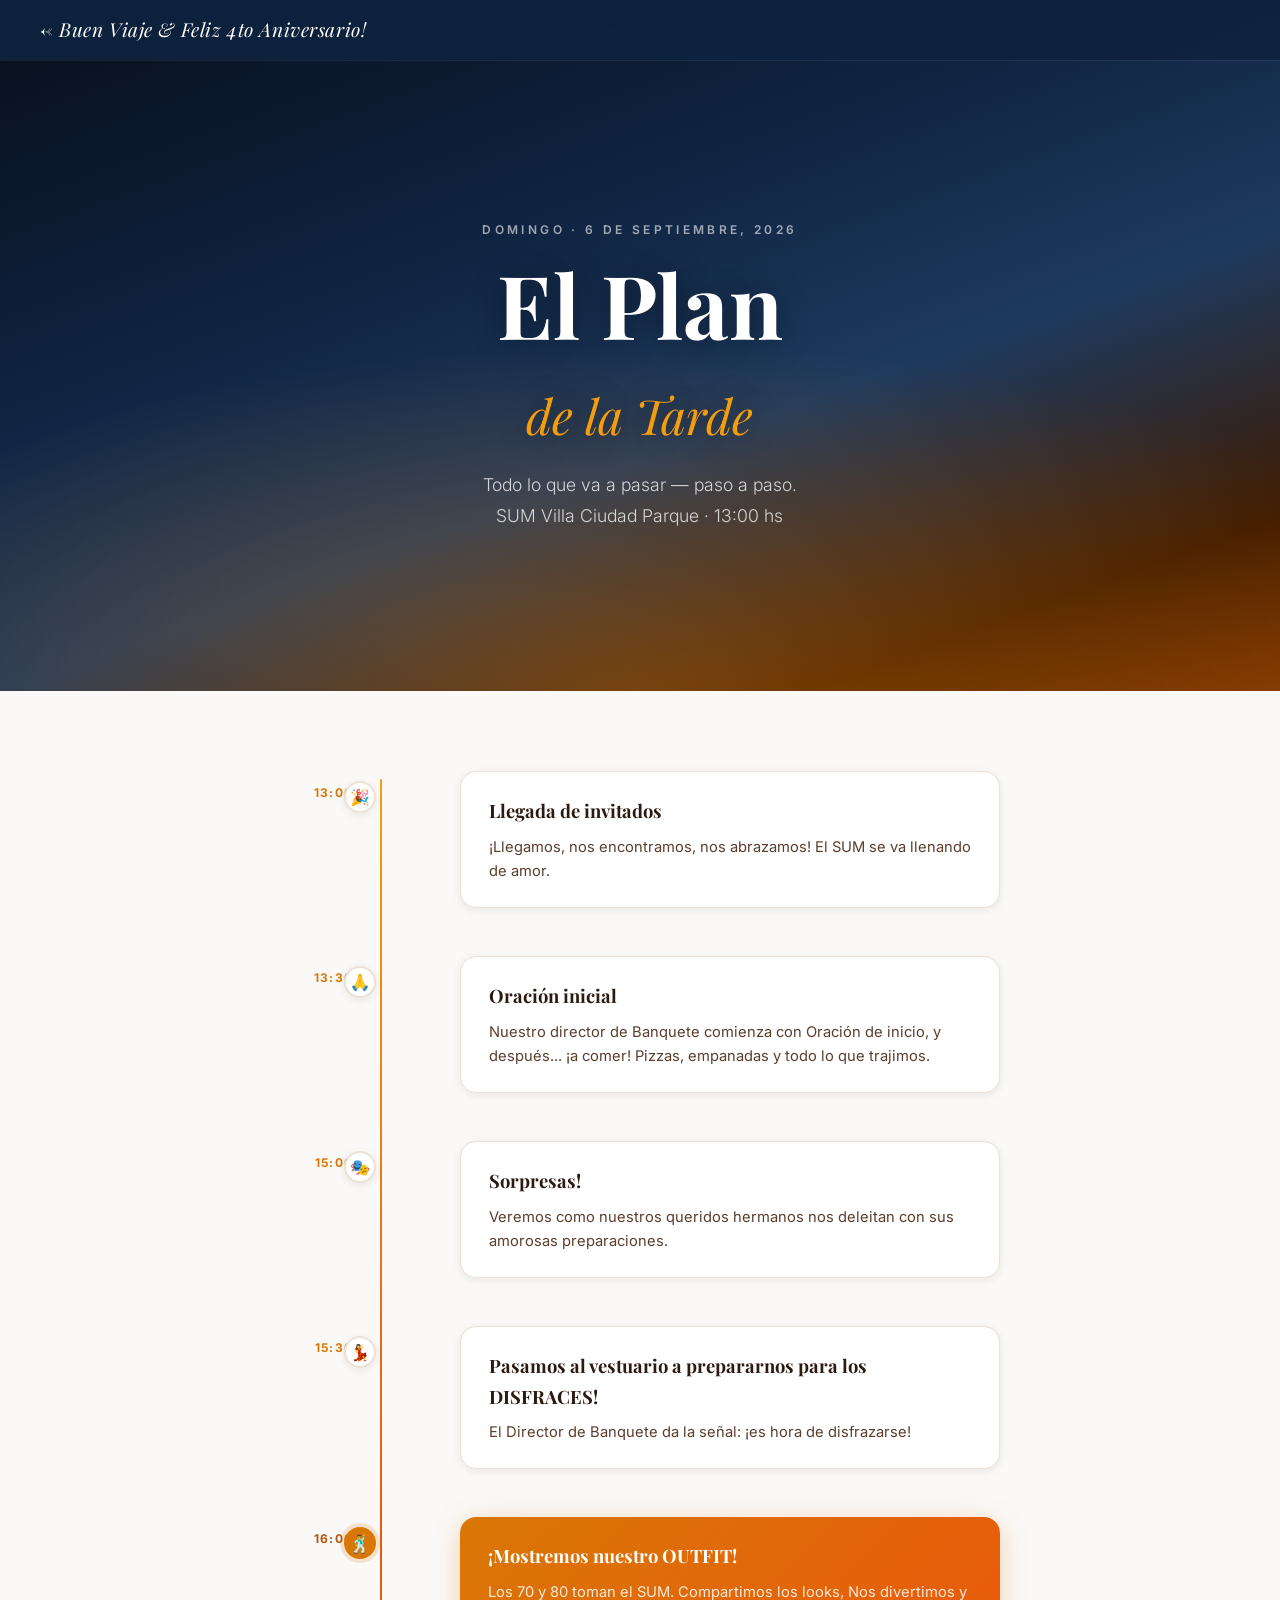
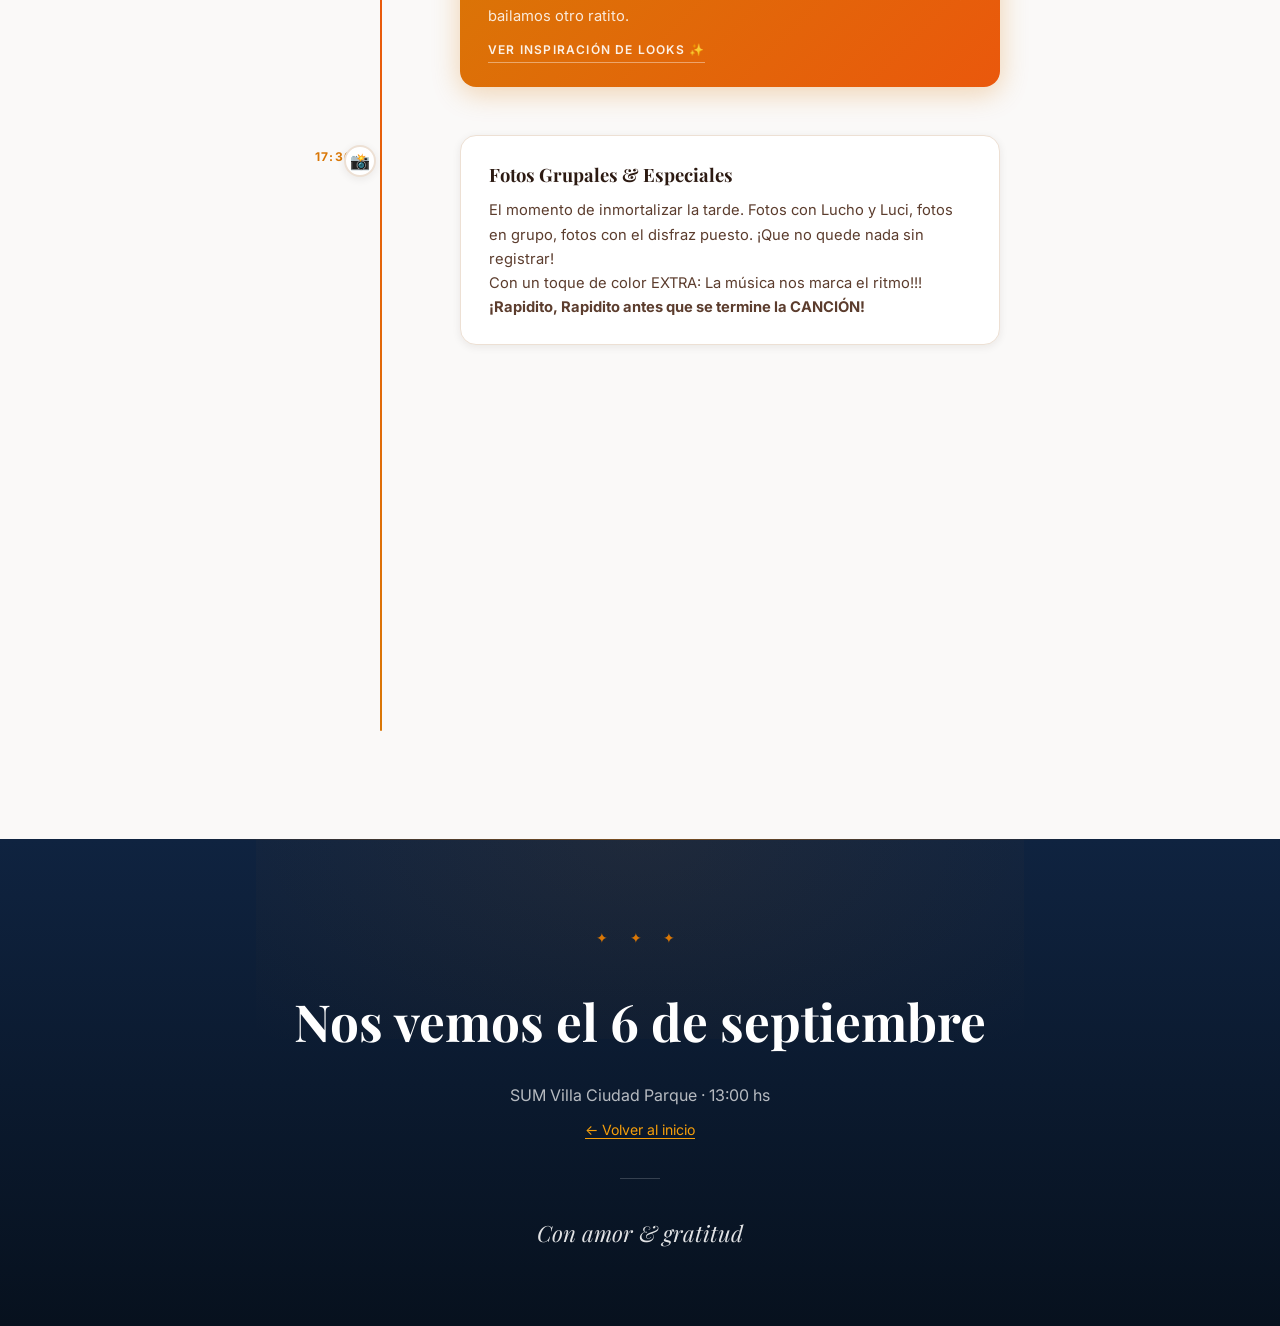
<file: cronograma.html>
<!DOCTYPE html>
<html lang="es">
<head>
  <meta charset="UTF-8">
  <meta name="viewport" content="width=device-width, initial-scale=1.0">
  <title>Cronograma · Buen Viaje!</title>
  <meta name="description" content="El plan de la tarde para la despedida de Lucho y Luci.">
  <link rel="preconnect" href="https://fonts.googleapis.com">
  <link rel="preconnect" href="https://fonts.gstatic.com" crossorigin>
  <link href="https://fonts.googleapis.com/css2?family=Playfair+Display:ital,wght@0,400;0,600;0,700;1,400;1,600&family=Inter:wght@300;400;500;600&display=swap" rel="stylesheet">
  <link rel="stylesheet" href="style.css">
  <link rel="stylesheet" href="cronograma.css">
</head>
<body>

  <!-- NAV -->
  <nav class="nav scrolled" id="nav">
    <a href="index.html" class="nav-brand">← Buen Viaje & Feliz 4to Aniversario!</a>
  </nav>

  <!-- HERO -->
  <section class="crono-hero">
    <div class="crono-hero-content">
      <p class="section-eyebrow" style="color: rgba(255,255,255,.6)">Domingo · 6 de Septiembre, 2026</p>
      <h1 class="crono-hero-title">El Plan<br><em>de la Tarde</em></h1>
      <p class="crono-hero-sub">Todo lo que va a pasar — paso a paso.<br>SUM Villa Ciudad Parque · 13:00 hs</p>
    </div>
  </section>

  <!-- TIMELINE -->
  <section class="crono-section">
    <div class="container">
      <div class="timeline">

        <div class="timeline-item" data-animate>
          <div class="timeline-time">13:00</div>
          <div class="timeline-dot">🎉</div>
          <div class="timeline-card">
            <h3 class="timeline-title">Llegada de invitados</h3>
            <p class="timeline-desc">¡Llegamos, nos encontramos, nos abrazamos! El SUM se va llenando de amor.</p>
          </div>
        </div>

        <div class="timeline-item" data-animate>
          <div class="timeline-time">13:30</div>
          <div class="timeline-dot">🙏</div>
          <div class="timeline-card">
            <h3 class="timeline-title">Oración inicial</h3>
            <p class="timeline-desc">Nuestro director de Banquete comienza con Oración de inicio, y después... ¡a comer! Pizzas, empanadas y todo lo que trajimos.</p>
          </div>
        </div>

        <div class="timeline-item" data-animate>
          <div class="timeline-time">15:00</div>
          <div class="timeline-dot">🎭</div>
          <div class="timeline-card">
            <h3 class="timeline-title">Sorpresas!</h3>
            <p class="timeline-desc">Veremos como nuestros queridos hermanos nos deleitan con sus amorosas preparaciones.</p>
          </div>
        </div>

        <div class="timeline-item" data-animate>
          <div class="timeline-time">15:30</div>
          <div class="timeline-dot">💃</div>
          <div class="timeline-card">
            <h3 class="timeline-title">Pasamos al vestuario a prepararnos para los DISFRACES!</h3>
            <p class="timeline-desc">El Director de Banquete da la señal: ¡es hora de disfrazarse!</p>
          </div>
        </div>

        <div class="timeline-item timeline-item--highlight" data-animate>
          <div class="timeline-time">16:00</div>
          <div class="timeline-dot">🕺</div>
          <div class="timeline-card">
            <h3 class="timeline-title">¡Mostremos nuestro OUTFIT!</h3>
            <p class="timeline-desc">Los 70 y 80 toman el SUM. Compartimos los looks, Nos divertimos y bailamos otro ratito.</p>
            <a href="estilo.html" class="crono-link">Ver inspiración de looks ✨</a>
          </div>
        </div>

        <div class="timeline-item" data-animate>
          <div class="timeline-time">17:30</div>
          <div class="timeline-dot">📸</div>
          <div class="timeline-card">
            <h3 class="timeline-title">Fotos Grupales & Especiales</h3>
            <p class="timeline-desc">El momento de inmortalizar la tarde. Fotos con Lucho y Luci, fotos en grupo, fotos con el disfraz puesto. ¡Que no quede nada sin registrar!</p>
            <p class="timeline-desc">Con un toque de color EXTRA: La música nos marca el ritmo!!!</p>
            <p class="timeline-desc"><strong>¡Rapidito, Rapidito antes que se termine la CANCIÓN!</strong></p>
          </div>
        </div>

        <div class="timeline-item" data-animate>
          <div class="timeline-time">18:00</div>
          <div class="timeline-dot">🍰</div>
          <div class="timeline-card">
            <h3 class="timeline-title">Mesa Dulce Aniversario</h3>
            <p class="timeline-desc">Llega la mesa dulce para celebrar el aniversario. Música, baile para una tarde que no vamos a olvidar.</p>
          </div>
        </div>

        <div class="timeline-item" data-animate>
          <div class="timeline-time">20:00 hs</div>
          <div class="timeline-dot">🥂</div>
          <div class="timeline-card timeline-card--closing">
            <h3 class="timeline-title">Cierre & Despedida</h3>
            <p class="timeline-desc">El momento más especial de la tarde. Le decimos adiós a Lucho y Luci con todo el amor que se merecen. Hasta pronto y Feliz Aniversario!</p>
          </div>
        </div>

      </div>
    </div>
  </section>

  <!-- FOOTER -->
  <footer class="footer">
    <div class="container footer-content">
      <span class="footer-ornament">✦ ✦ ✦</span>
      <h2 class="footer-title">Nos vemos el 6 de septiembre</h2>
      <p class="footer-event">SUM Villa Ciudad Parque · 13:00 hs</p>
      <a href="index.html" class="footer-contact">← Volver al inicio</a>
      <div class="footer-rule"></div>
      <p class="footer-closing">Con amor &amp; gratitud</p>
    </div>
  </footer>

  <script>
    const observer = new IntersectionObserver(
      entries => {
        entries.forEach(entry => {
          if (!entry.isIntersecting) return;
          const siblings = Array.from(entry.target.parentElement.querySelectorAll('[data-animate]'));
          const idx = siblings.indexOf(entry.target);
          setTimeout(() => entry.target.classList.add('visible'), idx * 120);
          observer.unobserve(entry.target);
        });
      },
      { threshold: 0.1, rootMargin: '0px 0px -40px 0px' }
    );
    document.querySelectorAll('[data-animate]').forEach(el => observer.observe(el));
  </script>
</body>
</html>
</file>
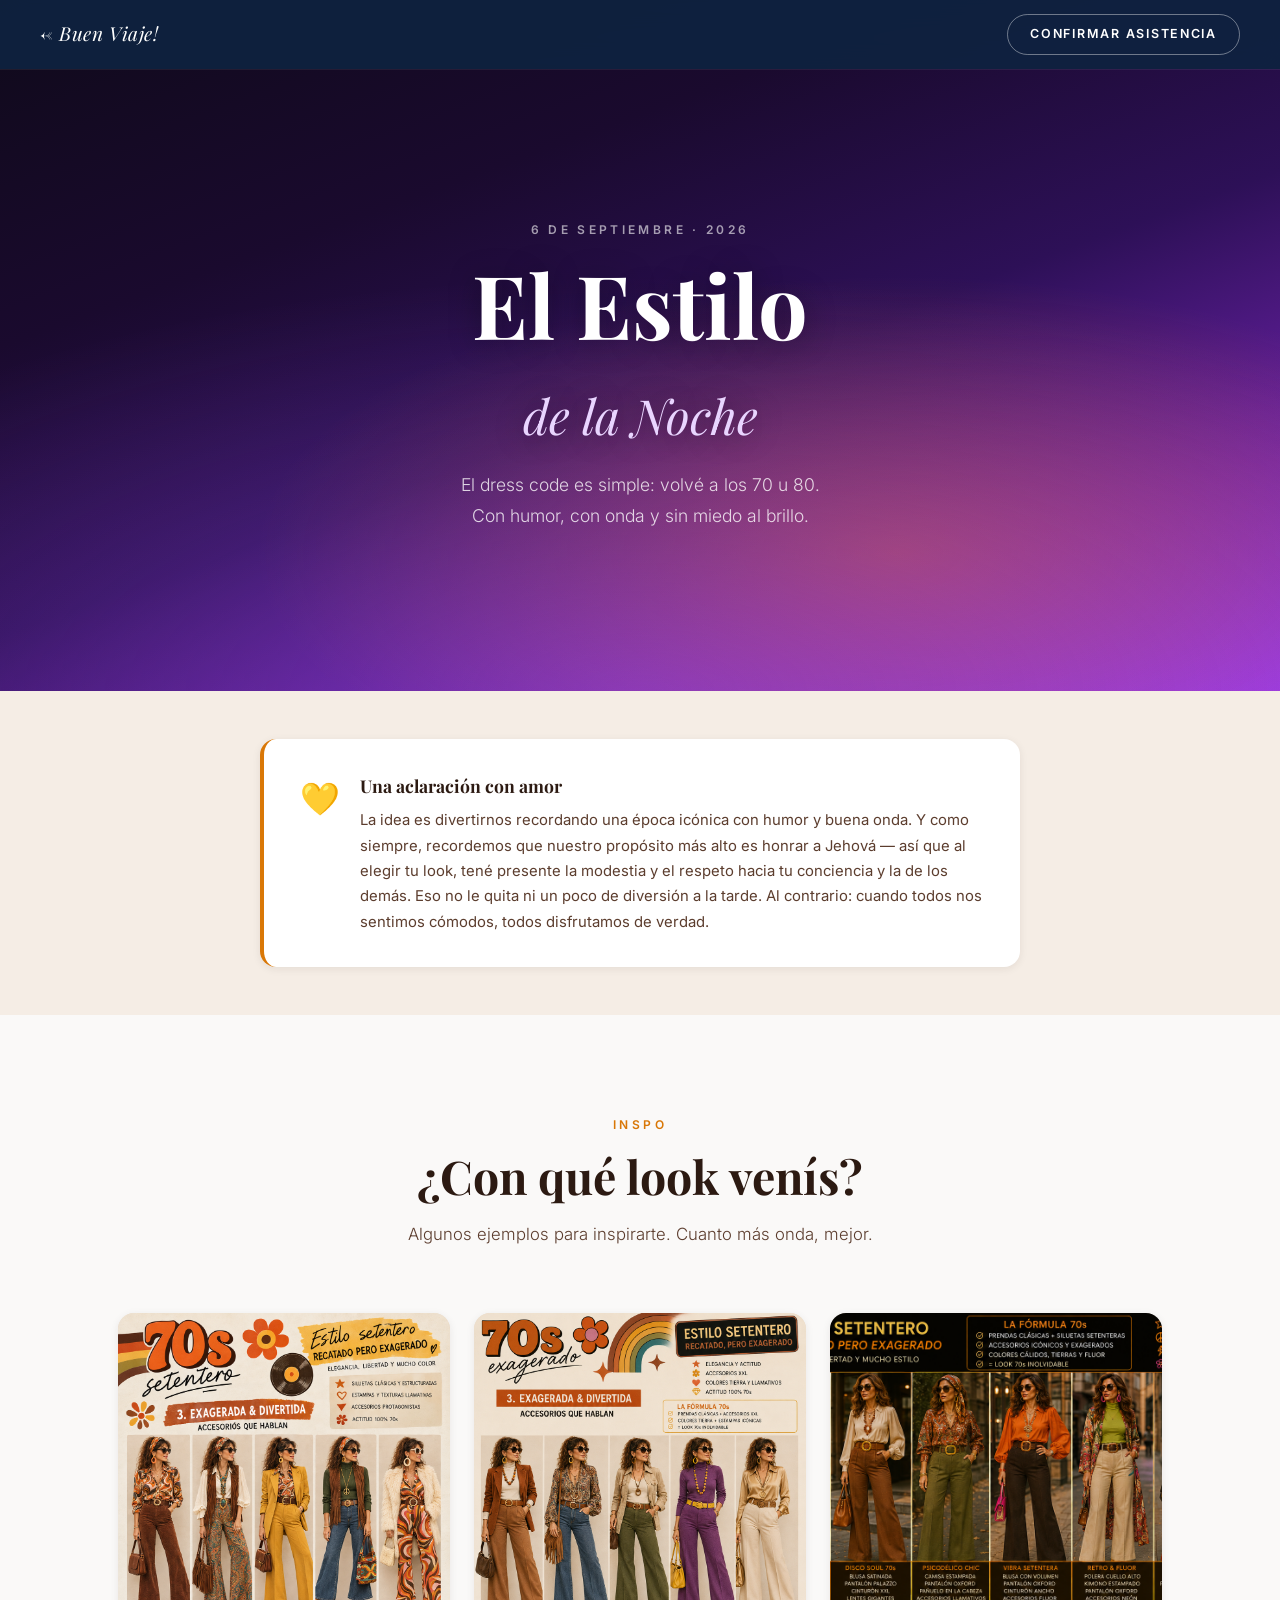
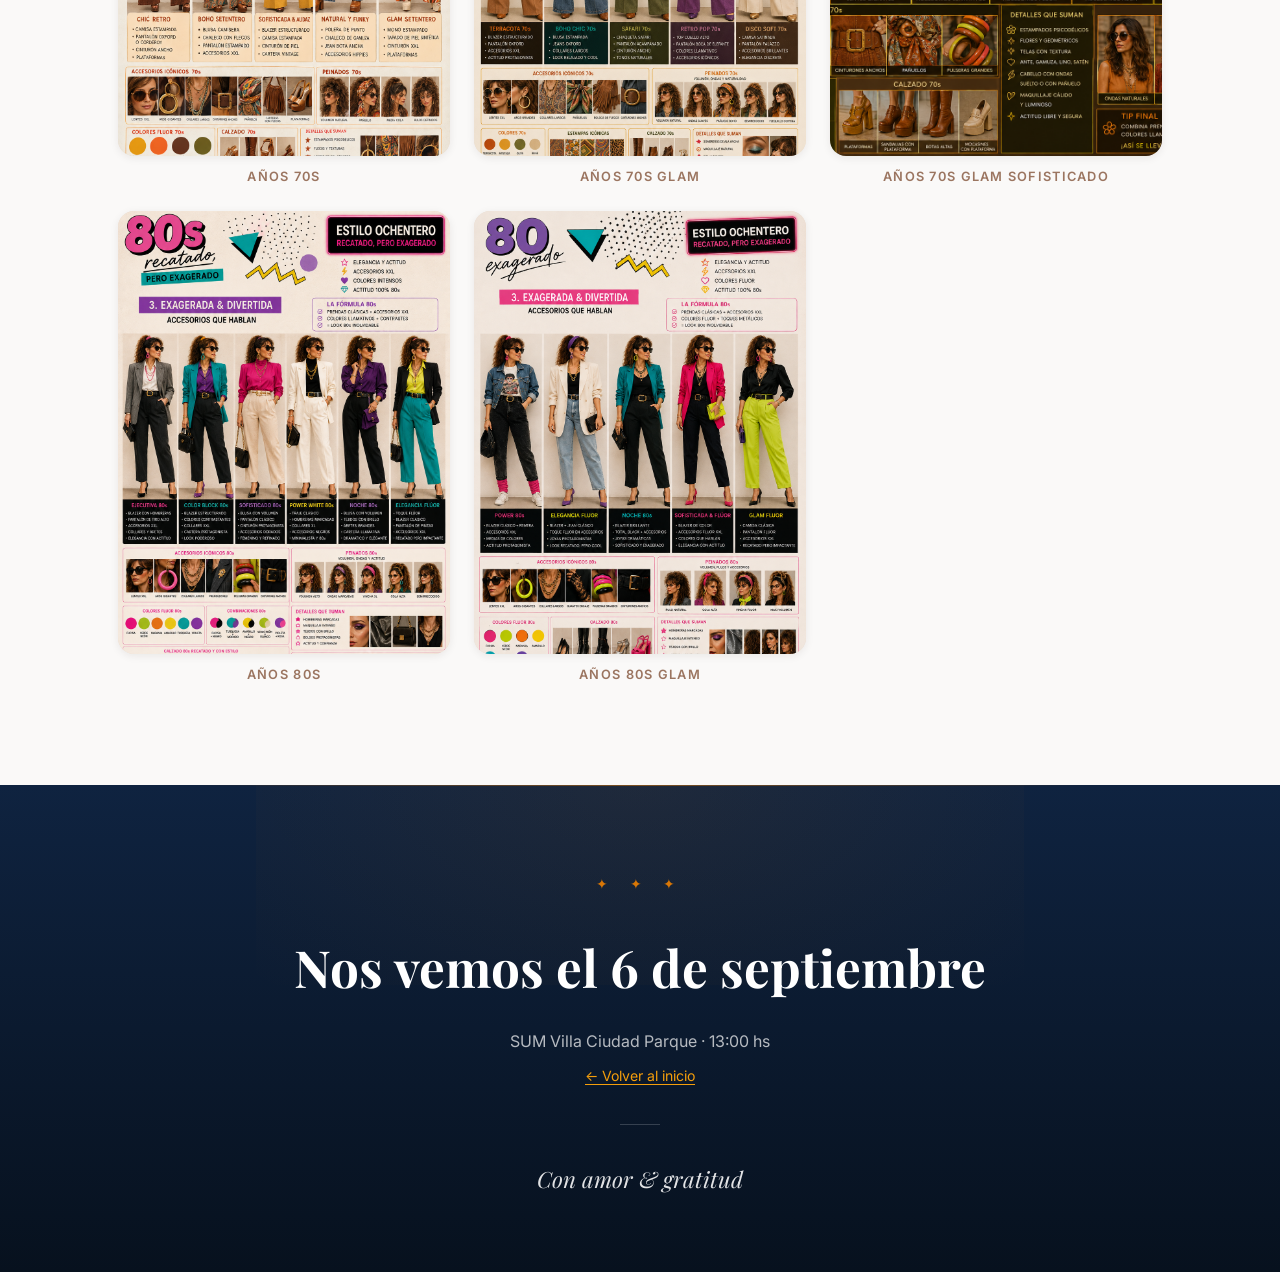
<file: estilo.html>
<!DOCTYPE html>
<html lang="es">

<head>
  <meta charset="UTF-8">
  <meta name="viewport" content="width=device-width, initial-scale=1.0">
  <title>El Estilo · Buen Viaje!</title>
  <meta name="description" content="Inspiración de looks para la fiesta de despedida de Lucho y Luci. ¡Época 70 u 80!">
  <link rel="preconnect" href="https://fonts.googleapis.com">
  <link rel="preconnect" href="https://fonts.gstatic.com" crossorigin>
  <link
    href="https://fonts.googleapis.com/css2?family=Playfair+Display:ital,wght@0,400;0,600;0,700;1,400;1,600&family=Inter:wght@300;400;500;600&display=swap"
    rel="stylesheet">
  <link rel="stylesheet" href="style.css">
  <link rel="stylesheet" href="estilo.css">
</head>

<body>

  <!-- NAV -->
  <nav class="nav scrolled" id="nav">
    <a href="index.html" class="nav-brand">← Buen Viaje!</a>
    <a href="index.html#rsvp" class="nav-cta">Confirmar Asistencia</a>
  </nav>

  <!-- HERO ESTILO -->
  <section class="estilo-hero">
    <div class="estilo-hero-bg"></div>
    <div class="estilo-hero-content">
      <p class="section-eyebrow" style="color: rgba(255,255,255,.6)">6 de septiembre · 2026</p>
      <h1 class="estilo-hero-title">El Estilo<br><em>de la Noche</em></h1>
      <p class="estilo-hero-sub">El dress code es simple: volvé a los 70 u 80.<br>Con humor, con onda y sin miedo al
        brillo.</p>
    </div>
  </section>

  <!-- NOTA DE MODESTIA -->
  <section class="modestia-section">
    <div class="container">
      <div class="modestia-card" data-animate>
        <span class="modestia-icon">💛</span>
        <div class="modestia-text">
          <h3>Una aclaración con amor</h3>
          <p>La idea es divertirnos recordando una época icónica con humor y buena onda. Y como siempre, recordemos que
            nuestro propósito más alto es honrar a Jehová — así que al elegir tu look, tené presente la modestia y el
            respeto hacia tu conciencia y la de los demás. Eso no le quita ni un poco de diversión a la tarde. Al
            contrario: cuando todos nos sentimos cómodos, todos disfrutamos de verdad.</p>
        </div>
      </div>
    </div>
  </section>

  <!-- GALERÍA DE INSPIRACIÓN -->
  <section class="looks-section">
    <div class="container">
      <header class="section-header" data-animate>
        <p class="section-eyebrow">inspo</p>
        <h2 class="section-title">¿Con qué look venís?</h2>
        <p class="section-subtitle">Algunos ejemplos para inspirarte. Cuanto más onda, mejor.</p>
      </header>

      <div class="inspo-grid">
        <div class="inspo-item" data-animate>
          <div class="inspo-img-wrap">
            <img src="images/estilos/Años 70s.png" alt="Años 70s">
          </div>
          <p class="inspo-caption">Años 70s</p>
        </div>
        <div class="inspo-item" data-animate>
          <div class="inspo-img-wrap">
            <img src="images/estilos/Años 70s Glam.png" alt="Años 70s Glam">
          </div>
          <p class="inspo-caption">Años 70s Glam</p>
        </div>
        <div class="inspo-item" data-animate>
          <div class="inspo-img-wrap">
            <img src="images/estilos/Años 70s Glam Sofisticado.png" alt="Años 70s Glam Sofisticado">
          </div>
          <p class="inspo-caption">Años 70s Glam Sofisticado</p>
        </div>
        <div class="inspo-item" data-animate>
          <div class="inspo-img-wrap">
            <img src="images/estilos/Años 80s.png" alt="Años 80s">
          </div>
          <p class="inspo-caption">Años 80s</p>
        </div>
        <div class="inspo-item" data-animate>
          <div class="inspo-img-wrap">
            <img src="images/estilos/Años 80s Glam.png" alt="Años 80s Glam">
          </div>
          <p class="inspo-caption">Años 80s Glam</p>
        </div>
        <div class="inspo-item" data-animate>
          <div class="inspo-img-wrap">
            <img src="images/estilos/Años 80s Glam Sofisticado.png" alt="Años 80s Glam Sofisticado">
          </div>
          <p class="inspo-caption">Años 80s Glam Sofisticado</p>
        </div>
      </div>
    </div>
  </section>

  <!-- PLAYLIST 
  <section class="playlist-section">
    <div class="container">
      <header class="section-header" data-animate>
        <p class="section-eyebrow">la música</p>
        <h2 class="section-title">La Playlist de la Noche</h2>
        <p class="section-subtitle">Entrá en modo fiesta. Poné esto mientras pensás tu look.</p>
      </header>
      <div class="playlist-embed" data-animate>
        <iframe
        style="border-radius: 16px"
        src="https://open.spotify.com/embed/playlist/37i9dQZF1DX4UtSsGT1Sbe?utm_source=generator&theme=0"
        width="100%"
        height="380"
        frameborder="0"
        allowfullscreen
        allow="autoplay; clipboard-write; encrypted-media; fullscreen; picture-in-picture"
        loading="lazy">
      </iframe>
    </div>
  </div>
</section>
-->

  <!-- FOOTER -->
  <footer class="footer">
    <div class="container footer-content">
      <span class="footer-ornament">✦ ✦ ✦</span>
      <h2 class="footer-title">Nos vemos el 6 de septiembre</h2>
      <p class="footer-event">SUM Villa Ciudad Parque · 13:00 hs</p>
      <a href="index.html" class="footer-contact">← Volver al inicio</a>
      <div class="footer-rule"></div>
      <p class="footer-closing">Con amor &amp; gratitud</p>
    </div>
  </footer>

  <script>
    // Animaciones al scroll (misma lógica que index.html)
    const observer = new IntersectionObserver(
      entries => {
        entries.forEach(entry => {
          if (!entry.isIntersecting) return;
          const siblings = Array.from(entry.target.parentElement.querySelectorAll('[data-animate]'));
          const idx = siblings.indexOf(entry.target);
          setTimeout(() => entry.target.classList.add('visible'), idx * 90);
          observer.unobserve(entry.target);
        });
      },
      { threshold: 0.1, rootMargin: '0px 0px -36px 0px' }
    );
    document.querySelectorAll('[data-animate]').forEach(el => observer.observe(el));
  </script>
</body>

</html>
</file>
<file: style.css>
/* ================================================
   GOLDEN HOUR FAREWELL — style.css
   ================================================ */

/* --- Variables ---------------------------------- */
:root {
  --cream:        #FAF9F8;
  --cream-100:    #F5EDE5;
  --cream-200:    #EDE0D4;
  --gold:         #D97706;
  --gold-light:   #F59E0B;
  --amber:        #B45309;
  --orange:       #EA580C;
  --orange-soft:  #FB923C;
  --blue-navy:    #0F2340;
  --blue-deep:    #1E3A5F;
  --blue-mid:     #2D5282;
  --text:         #2C1A12;
  --text-mid:     #5C3D2E;
  --text-muted:   #9B7560;
  --white:        #FFFFFF;
  --sh-sm:        0 2px  8px  rgba(44, 26, 18, .08);
  --sh-md:        0 4px  20px rgba(44, 26, 18, .13);
  --sh-lg:        0 8px  40px rgba(44, 26, 18, .18);
  --r:            8px;
  --r-lg:         16px;
  --r-xl:         24px;
}

/* --- Reset -------------------------------------- */
*, *::before, *::after { box-sizing: border-box; margin: 0; padding: 0; }
html { scroll-behavior: smooth; }
body {
  font-family: 'Inter', sans-serif;
  font-size: 16px;
  line-height: 1.65;
  color: var(--text);
  background: var(--cream);
  overflow-x: hidden;
}
img { max-width: 100%; display: block; }
a { color: inherit; text-decoration: none; }
button { cursor: pointer; border: none; background: none; font-family: inherit; }
input, select, textarea { font-family: inherit; font-size: inherit; }

/* --- Utility ------------------------------------ */
.container { max-width: 1100px; margin: 0 auto; padding: 0 28px; }
.hidden { display: none !important; }

/* ================================================
   NAV
   ================================================ */
.nav {
  position: fixed;
  top: 0; left: 0; right: 0;
  z-index: 100;
  display: flex;
  align-items: center;
  justify-content: space-between;
  padding: 20px 40px;
  transition: background .35s, box-shadow .35s, padding .35s;
}
.nav.scrolled {
  background: rgba(15, 35, 64, .93);
  backdrop-filter: blur(14px);
  -webkit-backdrop-filter: blur(14px);
  box-shadow: 0 1px 0 rgba(255, 255, 255, .07);
  padding-top: 14px;
  padding-bottom: 14px;
}
.nav-brand {
  font-family: 'Playfair Display', serif;
  font-size: 1.2rem;
  font-style: italic;
  color: var(--white);
  letter-spacing: .03em;
}
.nav-cta {
  font-size: .78rem;
  font-weight: 600;
  letter-spacing: .14em;
  text-transform: uppercase;
  color: var(--white);
  border: 1px solid rgba(255, 255, 255, .4);
  border-radius: 100px;
  padding: 9px 22px;
  transition: border-color .2s, background .2s;
}
.nav-cta:hover {
  background: rgba(255, 255, 255, .1);
  border-color: rgba(255, 255, 255, .8);
}
.hero-mini-countdown {
  display: flex;
  align-items: center;
  justify-content: center;
  gap: 10px;
  margin-bottom: 32px;
}
.hero-cd-unit {
  display: flex;
  flex-direction: column;
  align-items: center;
  gap: 2px;
}
.hero-cd-unit span {
  font-family: 'Playfair Display', serif;
  font-size: clamp(1.4rem, 4vw, 2rem);
  font-weight: 700;
  color: var(--white);
  line-height: 1;
}
.hero-cd-unit em {
  font-style: normal;
  font-size: .6rem;
  font-weight: 500;
  letter-spacing: .18em;
  text-transform: uppercase;
  color: rgba(255, 255, 255, .5);
}
.hero-cd-sep {
  font-size: 1.2rem;
  color: rgba(255, 255, 255, .3);
  font-weight: 300;
  margin-top: -10px;
}

/* ================================================
   HERO
   ================================================ */
.hero {
  position: relative;
  min-height: 100vh;
  min-height: 100svh;
  display: flex;
  align-items: center;
  justify-content: center;
  padding: 100px 0 80px;
  overflow: hidden;
  background:
    radial-gradient(ellipse 90% 50% at 50% 100%, rgba(249, 115, 22, .55), transparent),
    radial-gradient(ellipse 50% 30% at 50% 96%,  rgba(252, 211, 77, .55), transparent),
    linear-gradient(180deg,
      #080e1a  0%,
      #0f2340 22%,
      #1e3a5f 42%,
      #5c1f07 62%,
      #c2410c 78%,
      #ea580c 88%,
      #f59e0b 100%
    );
}
#fairy-lights {
  position: absolute;
  inset: 0;
  width: 100%;
  height: 100%;
  pointer-events: none;
  z-index: 1;
}
.hero-sun {
  position: absolute;
  bottom: -4%;
  left: 50%;
  transform: translateX(-50%);
  width: 340px;
  height: 340px;
  background: radial-gradient(circle, rgba(251, 191, 36, .45) 0%, rgba(234, 88, 12, .2) 50%, transparent 75%);
  border-radius: 50%;
  pointer-events: none;
  z-index: 1;
}
.hero-content {
  position: relative;
  z-index: 2;
  text-align: center;
  color: var(--white);
  padding: 32px 24px;
  max-width: 720px;
}
.hero-eyebrow {
  font-size: .8rem;
  font-weight: 400;
  letter-spacing: .28em;
  text-transform: uppercase;
  color: rgba(255, 255, 255, .65);
  margin-bottom: 22px;
}
.hero-title {
  font-family: 'Playfair Display', serif;
  font-size: clamp(3.2rem, 9vw, 6rem);
  font-weight: 700;
  line-height: 1.08;
  margin-bottom: 26px;
  text-shadow: 0 2px 30px rgba(0, 0, 0, .4);
}
.hero-title em {
  font-style: italic;
  font-weight: 400;
  font-size: .55em;
  color: var(--gold-light);
}
.hero-subtitle {
  font-size: clamp(.95rem, 2vw, 1.15rem);
  font-weight: 300;
  color: rgba(255, 255, 255, .82);
  line-height: 1.75;
  margin-bottom: 24px;
}
.hero-subtitle strong {
  font-weight: 600;
  color: var(--gold-light);
}
.hero-ornament {
  color: var(--gold-light);
  font-size: 1rem;
  letter-spacing: .55em;
  margin-bottom: 14px;
  display: block;
}
.hero-date {
  font-size: .82rem;
  font-weight: 500;
  letter-spacing: .18em;
  color: rgba(255, 255, 255, .65);
  text-transform: uppercase;
  margin-bottom: 38px;
}
.btn-hero {
  display: inline-block;
  background: var(--gold);
  color: var(--white);
  font-size: .82rem;
  font-weight: 600;
  letter-spacing: .12em;
  text-transform: uppercase;
  padding: 17px 40px;
  border-radius: 100px;
  transition: background .2s, transform .2s, box-shadow .2s;
  box-shadow: 0 4px 24px rgba(217, 119, 6, .45);
}
.btn-hero:hover {
  background: var(--amber);
  transform: translateY(-2px);
  box-shadow: 0 8px 32px rgba(217, 119, 6, .55);
}
.btn-hero--secondary {
  background: transparent;
  color: var(--white);
  border: 2px solid rgba(255, 255, 255, 0.7);
  box-shadow: none;
}
.btn-hero--secondary:hover {
  background: var(--white);
  color: var(--gold);
  border-color: var(--white);
  box-shadow: 0 8px 32px rgba(0, 0, 0, .15);
}
.hero-actions {
  display: flex;
  flex-wrap: wrap;
  gap: 16px;
  justify-content: center;
}
.hero-scroll-hint {
  position: absolute;
  bottom: 32px;
  left: 50%;
  transform: translateX(-50%);
  z-index: 2;
  display: flex;
  flex-direction: column;
  align-items: center;
  gap: 10px;
  color: rgba(255, 255, 255, .45);
  font-size: .7rem;
  letter-spacing: .22em;
  text-transform: uppercase;
}
.scroll-line {
  width: 1px;
  height: 44px;
  background: linear-gradient(to bottom, rgba(255, 255, 255, .45), transparent);
  animation: scrollPulse 2.2s ease-in-out infinite;
}
@keyframes scrollPulse {
  0%, 100% { opacity: 1;  transform: scaleY(1);   }
  50%       { opacity: .3; transform: scaleY(.6); }
}

/* ================================================
   SECTION COMMONS
   ================================================ */
section { padding: 100px 0; }
.section-header { text-align: center; margin-bottom: 64px; }
.section-eyebrow {
  font-size: .75rem;
  font-weight: 600;
  letter-spacing: .28em;
  text-transform: uppercase;
  color: var(--gold);
  margin-bottom: 14px;
  display: block;
}
.section-eyebrow.light { color: rgba(255, 255, 255, .55); }
.section-title {
  font-family: 'Playfair Display', serif;
  font-size: clamp(1.9rem, 4vw, 2.9rem);
  font-weight: 700;
  color: var(--text);
  line-height: 1.18;
  margin-bottom: 18px;
}
.section-title.light { color: var(--white); }
.section-subtitle {
  font-size: 1.05rem;
  color: var(--text-mid);
  font-weight: 300;
  max-width: 480px;
  margin: 0 auto;
}

/* ================================================
   DETAILS
   ================================================ */
.details { background: var(--cream); }
.details-grid {
  display: grid;
  grid-template-columns: 1fr 1.15fr 1fr;
  gap: 24px;
}
.detail-card {
  background: var(--white);
  border-radius: var(--r-lg);
  padding: 44px 32px;
  text-align: center;
  box-shadow: var(--sh-sm);
  border: 1px solid var(--cream-200);
  transition: transform .28s, box-shadow .28s;
}
.detail-card:hover {
  transform: translateY(-5px);
  box-shadow: var(--sh-md);
}
.detail-card.featured {
  background: linear-gradient(145deg, var(--blue-deep) 0%, var(--blue-navy) 100%);
  color: var(--white);
  border: none;
  box-shadow: 0 8px 32px rgba(15, 35, 64, .35);
}
.detail-card.featured:hover { box-shadow: 0 12px 44px rgba(15, 35, 64, .45); }
.detail-icon {
  width: 58px;
  height: 58px;
  margin: 0 auto 22px;
  display: flex;
  align-items: center;
  justify-content: center;
  background: var(--cream-100);
  border-radius: 50%;
  color: var(--gold);
}
.detail-card.featured .detail-icon {
  background: rgba(255, 255, 255, .1);
  color: var(--gold-light);
}
.detail-label {
  font-size: .72rem;
  font-weight: 600;
  letter-spacing: .22em;
  text-transform: uppercase;
  color: var(--gold);
  margin-bottom: 10px;
  display: block;
}
.detail-card.featured .detail-label { color: rgba(255, 255, 255, .55); }
.detail-value {
  font-family: 'Playfair Display', serif;
  font-size: 1.15rem;
  font-weight: 600;
  line-height: 1.3;
  margin-bottom: 8px;
}
.detail-highlight {
  font-family: 'Playfair Display', serif;
  font-size: 2rem;
  font-weight: 700;
  color: var(--gold);
  line-height: 1;
  margin-top: 2px;
  margin-bottom: 2px;
}
.detail-card.featured .detail-highlight { color: var(--gold-light); }
.detail-address {
  font-size: .88rem;
  color: var(--text-muted);
  line-height: 1.55;
  margin-top: 8px;
}
.detail-card.featured .detail-address { color: rgba(255, 255, 255, .55); }
.detail-card--fun {
  grid-column: 1 / -1;
  background: linear-gradient(135deg, var(--gold) 0%, var(--orange) 100%);
  color: var(--white);
  border: none;
  box-shadow: 0 8px 32px rgba(217, 119, 6, .35);
  display: flex;
  align-items: center;
  gap: 32px;
}
.detail-fun-body {
  flex: 1;
  min-width: 0;
}
.detail-card--fun:hover { box-shadow: 0 12px 44px rgba(217, 119, 6, .45); }
.detail-card--fun .detail-icon {
  background: rgba(255, 255, 255, .18);
  color: var(--white);
  flex-shrink: 0;
}
.detail-card--fun .detail-label { color: rgba(255, 255, 255, .75); }
.detail-card--fun .detail-address { color: rgba(255, 255, 255, .8); }
.detail-value--highlight {
  font-size: 1.35rem;
  font-weight: 700;
  color: var(--white);
}
.btn-crono {
  display: inline-block;
  margin-top: 20px;
  padding: 12px 24px;
  background: var(--gold);
  color: var(--white);
  font-size: .8rem;
  font-weight: 600;
  letter-spacing: .1em;
  text-transform: uppercase;
  border-radius: 100px;
  box-shadow: 0 4px 16px rgba(217, 119, 6, .3);
  transition: background .2s, transform .2s, box-shadow .2s;
}
.btn-crono:hover {
  background: var(--amber);
  transform: translateY(-2px);
  box-shadow: 0 6px 20px rgba(217, 119, 6, .4);
}
.btn-estilo {
  display: inline-block;
  margin-top: 20px;
  padding: 12px 24px;
  background: rgba(255, 255, 255, .18);
  color: var(--white);
  font-size: .78rem;
  font-weight: 600;
  letter-spacing: .12em;
  text-transform: uppercase;
  border-radius: 100px;
  border: 1.5px solid rgba(255, 255, 255, .5);
  transition: background .2s, border-color .2s, transform .2s;
}
.btn-estilo:hover {
  background: rgba(255, 255, 255, .3);
  border-color: var(--white);
  transform: translateY(-2px);
}
.map-link {
  display: inline-flex;
  align-items: center;
  gap: 6px;
  margin-top: 16px;
  font-size: .8rem;
  font-weight: 500;
  letter-spacing: .04em;
  color: var(--gold-light);
  text-decoration: underline;
  text-underline-offset: 3px;
  transition: opacity .2s;
}
.map-link:hover { opacity: .75; }

/* ================================================
   RSVP + COUNTDOWN
   ================================================ */
.rsvp-section {
  background: linear-gradient(140deg, var(--blue-navy) 0%, var(--blue-deep) 55%, #25446e 100%);
  position: relative;
  overflow: hidden;
}
.rsvp-section::before {
  content: '';
  position: absolute;
  top: -20%;
  right: -8%;
  width: 55%;
  height: 75%;
  background: radial-gradient(ellipse, rgba(249, 115, 22, .1) 0%, transparent 70%);
  pointer-events: none;
}
.rsvp-section::after {
  content: '';
  position: absolute;
  bottom: -20%;
  left: -5%;
  width: 45%;
  height: 60%;
  background: radial-gradient(ellipse, rgba(252, 211, 77, .07) 0%, transparent 70%);
  pointer-events: none;
}
.rsvp-layout {
  display: grid;
  grid-template-columns: 1fr 1fr;
  gap: 80px;
  align-items: center;
  position: relative;
  z-index: 1;
}
/* Countdown */
.countdown-panel { color: var(--white); }
.countdown-title {
  font-family: 'Playfair Display', serif;
  font-size: clamp(2.1rem, 4vw, 3.1rem);
  font-weight: 700;
  line-height: 1.15;
  color: var(--white);
  margin: 14px 0 44px;
}
.countdown {
  display: flex;
  align-items: center;
  gap: 4px;
  flex-wrap: wrap;
  margin-bottom: 28px;
}
.countdown-unit { text-align: center; min-width: 68px; }
.countdown-num {
  display: block;
  font-family: 'Playfair Display', serif;
  font-size: clamp(2.5rem, 5vw, 3.8rem);
  font-weight: 700;
  color: var(--gold-light);
  line-height: 1;
  margin-bottom: 8px;
}
.countdown-label {
  font-size: .7rem;
  letter-spacing: .18em;
  text-transform: uppercase;
  color: rgba(255, 255, 255, .45);
}
.countdown-sep {
  font-size: 2.2rem;
  color: var(--gold);
  padding-bottom: 22px;
  line-height: 1;
  margin: 0 2px;
}
.countdown-sub {
  font-size: .88rem;
  color: rgba(255, 255, 255, .45);
  font-style: italic;
}
/* RSVP panel */
.rsvp-panel {
  background: var(--white);
  border-radius: var(--r-xl);
  padding: 52px 48px;
  box-shadow: 0 20px 60px rgba(0, 0, 0, .35);
}
.rsvp-panel .section-title { font-size: 2rem; margin-bottom: 8px; }
.rsvp-note {
  font-size: .9rem;
  color: var(--text-muted);
  margin-bottom: 32px;
}

/* ================================================
   FORMS (shared)
   ================================================ */
.form { display: flex; flex-direction: column; gap: 22px; }
.form-group { display: flex; flex-direction: column; gap: 7px; }
.form-label {
  font-size: .75rem;
  font-weight: 600;
  letter-spacing: .1em;
  color: var(--text-mid);
  text-transform: uppercase;
}
.form-input {
  width: 100%;
  padding: 14px 16px;
  border: 1.5px solid var(--cream-200);
  border-radius: var(--r);
  font-size: .95rem;
  color: var(--text);
  background: var(--cream);
  outline: none;
  transition: border-color .2s, box-shadow .2s, background .2s;
  appearance: none;
  -webkit-appearance: none;
}
.form-input:focus {
  border-color: var(--gold);
  box-shadow: 0 0 0 3px rgba(217, 119, 6, .13);
  background: var(--white);
}
.form-textarea {
  resize: vertical;
  min-height: 140px;
  line-height: 1.65;
}
select.form-input {
  background-image: url("data:image/svg+xml,%3Csvg xmlns='http://www.w3.org/2000/svg' width='12' height='8' viewBox='0 0 12 8'%3E%3Cpath d='M1 1l5 5 5-5' stroke='%239B7560' stroke-width='1.5' fill='none' stroke-linecap='round' stroke-linejoin='round'/%3E%3C/svg%3E");
  background-repeat: no-repeat;
  background-position: right 16px center;
  padding-right: 42px;
  cursor: pointer;
}
.radio-group { display: flex; flex-direction: column; gap: 12px; }
.radio-option {
  display: flex;
  align-items: center;
  gap: 12px;
  cursor: pointer;
  font-size: .95rem;
  color: var(--text);
  user-select: none;
}
.radio-option input[type="radio"] { display: none; }
.radio-custom {
  width: 20px;
  height: 20px;
  border: 2px solid var(--cream-200);
  border-radius: 50%;
  flex-shrink: 0;
  position: relative;
  transition: border-color .2s;
}
.radio-option:has(input:checked) .radio-custom {
  border-color: var(--gold);
}
.radio-option:has(input:checked) .radio-custom::after {
  content: '';
  position: absolute;
  inset: 3px;
  background: var(--gold);
  border-radius: 50%;
}
.btn-primary {
  display: block;
  width: 100%;
  background: linear-gradient(135deg, var(--gold) 0%, var(--orange) 100%);
  color: var(--white);
  font-size: .8rem;
  font-weight: 600;
  letter-spacing: .14em;
  text-transform: uppercase;
  padding: 17px 24px;
  border-radius: var(--r);
  transition: opacity .2s, transform .15s, box-shadow .2s;
  box-shadow: 0 4px 18px rgba(217, 119, 6, .32);
  margin-top: 4px;
}
.btn-primary:hover {
  opacity: .9;
  transform: translateY(-2px);
  box-shadow: 0 8px 28px rgba(217, 119, 6, .42);
}
.btn-primary:active  { transform: translateY(0); }
.btn-primary:disabled { opacity: .55; cursor: not-allowed; transform: none; }
.form-message {
  padding: 14px 18px;
  border-radius: var(--r);
  font-size: .9rem;
  text-align: center;
  line-height: 1.5;
}
.form-message.success { background: #d1fae5; color: #065f46; }
.form-message.error   { background: #fee2e2; color: #991b1b; }

/* ================================================
   GALLERY
   ================================================ */
.gallery {
  background: var(--cream-100);
  overflow: hidden;
}
.carousel-wrapper {
  position: relative;
  display: flex;
  align-items: center;
  gap: 16px;
  padding: 24px 48px;
  max-width: 1160px;
  margin: 0 auto;
}
.carousel-viewport {
  flex: 1;
  overflow: hidden;
}
.carousel-track {
  display: flex;
  gap: 28px;
  will-change: transform;
  transition: transform .55s cubic-bezier(.25, .46, .45, .94);
}
/* Polaroid */
.polaroid {
  flex: 0 0 250px;
  background: var(--white);
  padding: 16px 16px 50px;
  border-radius: 3px;
  box-shadow: var(--sh-md);
  cursor: default;
  transition: transform .35s ease, box-shadow .35s ease;
  user-select: none;
}
.polaroid:nth-child(odd)  { transform: rotate(-2.5deg); }
.polaroid:nth-child(even) { transform: rotate(2deg);    }
.polaroid:hover {
  transform: rotate(0deg) scale(1.04) !important;
  z-index: 10;
  box-shadow: var(--sh-lg);
}
.polaroid-photo {
  width: 100%;
  aspect-ratio: 1 / 1;
  border-radius: 2px;
  margin-bottom: 18px;
  position: relative;
  overflow: hidden;
}
.polaroid-photo img {
  position: absolute;
  inset: 0;
  width: 100%;
  height: 100%;
  object-fit: cover;
  object-position: center;
  display: block;
}
.polaroid-caption {
  font-family: 'Playfair Display', serif;
  font-size: .85rem;
  font-style: italic;
  color: var(--text-mid);
  text-align: center;
  line-height: 1.45;
}
/* Carousel buttons */
.carousel-btn {
  width: 44px;
  height: 44px;
  border-radius: 50%;
  background: var(--white);
  border: 1.5px solid var(--cream-200);
  display: flex;
  align-items: center;
  justify-content: center;
  color: var(--text);
  box-shadow: var(--sh-sm);
  flex-shrink: 0;
  transition: background .2s, color .2s, border-color .2s, transform .15s;
  z-index: 5;
}
.carousel-btn:hover {
  background: var(--gold);
  color: var(--white);
  border-color: var(--gold);
  transform: scale(1.08);
}
/* Dots */
.carousel-dots {
  display: flex;
  justify-content: center;
  gap: 9px;
  margin-top: 32px;
}
.dot {
  width: 8px;
  height: 8px;
  border-radius: 50%;
  background: var(--cream-200);
  cursor: pointer;
  transition: background .22s, transform .22s;
}
.dot.active {
  background: var(--gold);
  transform: scale(1.35);
}

/* ================================================
   NOTES
   ================================================ */
.notes-section { background: var(--cream); }
.notes-layout {
  display: grid;
  grid-template-columns: 1fr 1.25fr;
  gap: 80px;
  align-items: start;
}
.notes-intro .section-title { margin-bottom: 20px; }
.notes-description {
  color: var(--text-mid);
  line-height: 1.85;
  margin-bottom: 36px;
  font-size: 1rem;
}
.notes-deco {
  display: flex;
  align-items: center;
  gap: 16px;
  color: var(--gold);
  font-size: .9rem;
}
.notes-line {
  flex: 1;
  height: 1px;
  background: var(--cream-200);
}

/* ================================================
   FOOTER
   ================================================ */
.footer {
  background: linear-gradient(180deg, var(--blue-navy) 0%, #07111e 100%);
  color: var(--white);
  text-align: center;
  padding: 88px 0 64px;
  position: relative;
  overflow: hidden;
}
.footer::before {
  content: '';
  position: absolute;
  top: 0; left: 50%; transform: translateX(-50%);
  width: 70%;
  height: 1px;
  background: linear-gradient(to right, transparent, rgba(217, 119, 6, .5), transparent);
}
.footer::after {
  content: '';
  position: absolute;
  top: 0; left: 50%; transform: translateX(-50%);
  width: 60%;
  height: 200px;
  background: radial-gradient(ellipse at 50% 0%, rgba(217, 119, 6, .08), transparent);
  pointer-events: none;
}
.footer-content { position: relative; z-index: 1; }
.footer-ornament {
  display: block;
  font-size: .85rem;
  letter-spacing: .65em;
  color: var(--gold);
  margin-bottom: 30px;
}
.footer-title {
  font-family: 'Playfair Display', serif;
  font-size: clamp(2.2rem, 5vw, 3.2rem);
  font-weight: 700;
  margin-bottom: 18px;
}
.footer-event {
  font-size: 1rem;
  color: rgba(255, 255, 255, .7);
  margin-bottom: 8px;
}
.footer-venue {
  font-size: .88rem;
  color: rgba(255, 255, 255, .45);
  margin-bottom: 30px;
}
.footer-contact {
  display: inline-block;
  font-size: .88rem;
  color: var(--gold-light);
  text-decoration: underline;
  text-underline-offset: 3px;
  transition: opacity .2s;
}
.footer-contact:hover { opacity: .72; }
.footer-rule {
  width: 40px;
  height: 1px;
  background: rgba(255, 255, 255, .18);
  margin: 36px auto;
}
.footer-closing {
  font-family: 'Playfair Display', serif;
  font-size: 1.4rem;
  font-style: italic;
  color: rgba(255, 255, 255, .88);
  margin-bottom: 10px;
}
.footer-hosts {
  font-size: .78rem;
  color: rgba(255, 255, 255, .35);
  letter-spacing: .08em;
}

/* ================================================
   SCROLL ANIMATIONS
   ================================================ */
[data-animate] {
  opacity: 0;
  transform: translateY(30px);
  transition: opacity .75s ease, transform .75s ease;
}
[data-animate].visible {
  opacity: 1;
  transform: translateY(0);
}

/* ================================================
   MURO DE MENSAJES
   ================================================ */
.messages-wall {
  background: linear-gradient(135deg, #fef9f3 0%, #fdfcfa 100%);
  padding: 80px 0;
}
.messages-container {
  display: grid;
  grid-template-columns: repeat(auto-fill, minmax(280px, 1fr));
  gap: 24px;
  justify-items: center;
  margin-top: 40px;
}
.message-card {
  background: var(--white);
  padding: 28px;
  border-radius: var(--r-lg);
  box-shadow: var(--sh-sm);
  border-left: 4px solid var(--gold);
  transition: transform .3s ease, box-shadow .3s ease;
}
.message-card:hover {
  transform: translateY(-4px);
  box-shadow: var(--sh-md);
}
.message-text {
  font-family: 'Playfair Display', serif;
  font-size: 1.1rem;
  line-height: 1.6;
  color: var(--text);
  margin-bottom: 16px;
  font-style: italic;
}
.message-author {
  font-weight: 600;
  color: var(--gold);
  font-size: .95rem;
  margin-bottom: 8px;
}
.message-date {
  font-size: .8rem;
  color: var(--text-muted);
}
.messages-teaser {
  display: flex;
  flex-direction: row;
  gap: 20px;
  justify-content: center;
  align-items: stretch;
  padding: 20px 0 40px;
  grid-column: 1 / -1;
  width: 100%;
}
.teaser-card {
  flex: 1;
  max-width: 280px;
  background: var(--white);
  border: 1px solid var(--cream-200);
  border-radius: var(--r-lg);
  padding: 36px 24px;
  text-align: center;
  font-family: 'Playfair Display', serif;
  font-size: 1.25rem;
  font-weight: 600;
  color: var(--text);
  box-shadow: var(--sh-sm);
  line-height: 1.4;
}
.teaser-card--surprise {
  background: linear-gradient(135deg, var(--blue-deep) 0%, var(--blue-navy) 100%);
  color: var(--white);
  border: none;
  box-shadow: 0 8px 28px rgba(15, 35, 64, .3);
}
.teaser-card--surprise span {
  display: block;
  margin-top: 10px;
  font-size: 1.5rem;
  color: var(--gold-light);
}
.messages-loading,
.messages-empty {
  text-align: center;
  color: var(--text-muted);
  padding: 40px;
  font-style: italic;
  grid-column: 1 / -1;
}

/* ================================================
   RESPONSIVE
   ================================================ */
@media (max-width: 960px) {
  .details-grid {
    grid-template-columns: 1fr;
    max-width: 440px;
    margin: 0 auto;
  }
  .rsvp-layout {
    grid-template-columns: 1fr;
    gap: 52px;
  }
  .rsvp-panel { padding: 40px 32px; }
  .notes-layout {
    grid-template-columns: 1fr;
    gap: 48px;
  }
}
@media (max-width: 640px) {
  .nav { padding: 14px 20px; }
  .nav-brand { font-size: 1.05rem; }
  .nav-cta { font-size: .7rem; padding: 8px 16px; }
  section { padding: 72px 0; }
  .carousel-wrapper { padding: 20px 16px; }
  .carousel-btn { width: 38px; height: 38px; }
  .polaroid { flex: 0 0 220px; }
  .hero-scroll-hint { bottom: 20px; }
  .rsvp-panel { padding: 32px 24px; }
  .details-grid { max-width: 100%; }
  .hero { padding: 110px 0 90px; }
  .messages-teaser { flex-direction: column; align-items: center; }
  .teaser-card { width: 100%; max-width: 340px; }
}
</file>
<file: cronograma.css>
/* ================================================
   CRONOGRAMA PAGE — cronograma.css
   ================================================ */

/* --- Hero ---------------------------------------- */
.crono-hero {
  position: relative;
  min-height: 46vh;
  display: flex;
  align-items: center;
  justify-content: center;
  background:
    radial-gradient(ellipse 70% 50% at 50% 100%, rgba(217, 119, 6, .4), transparent),
    linear-gradient(160deg,
      #080e1a 0%,
      #0f2340 35%,
      #1e3a5f 60%,
      #3d1a00 85%,
      #7c3400 100%
    );
}
.crono-hero-content {
  position: relative;
  z-index: 2;
  text-align: center;
  color: #fff;
  padding: 120px 24px 60px;
  max-width: 600px;
}
.crono-hero-title {
  font-family: 'Playfair Display', serif;
  font-size: clamp(3rem, 9vw, 5.5rem);
  font-weight: 700;
  line-height: 1.08;
  margin: 16px 0 24px;
  text-shadow: 0 2px 30px rgba(0,0,0,.4);
}
.crono-hero-title em {
  font-style: italic;
  font-weight: 400;
  font-size: .55em;
  color: var(--gold-light);
}
.crono-hero-sub {
  font-size: clamp(.95rem, 2vw, 1.1rem);
  font-weight: 300;
  color: rgba(255,255,255,.78);
  line-height: 1.75;
}

/* --- Timeline ------------------------------------ */
.crono-section { background: var(--cream); padding: 80px 0 100px; }

.timeline {
  position: relative;
  max-width: 720px;
  margin: 0 auto;
  padding-left: 180px;
}
.timeline::before {
  content: '';
  position: absolute;
  left: 100px;
  top: 8px;
  bottom: 8px;
  width: 2px;
  background: linear-gradient(to bottom, var(--gold-light), var(--orange), var(--gold));
  border-radius: 2px;
}

.timeline-item {
  position: relative;
  margin-bottom: 48px;
  opacity: 0;
  transform: translateX(-16px);
  transition: opacity .5s ease, transform .5s ease;
}
.timeline-item.visible {
  opacity: 1;
  transform: translateX(0);
}
.timeline-item:last-child { margin-bottom: 0; }

.timeline-time {
  position: absolute;
  left: -175px;
  top: 16px;
  width: 68px;
  text-align: right;
  font-size: .75rem;
  font-weight: 700;
  letter-spacing: .1em;
  color: var(--gold);
  line-height: 1;
}

.timeline-dot {
  position: absolute;
  left: -116px;
  top: 10px;
  width: 32px;
  height: 32px;
  background: var(--white);
  border: 2px solid var(--cream-200);
  border-radius: 50%;
  display: flex;
  align-items: center;
  justify-content: center;
  font-size: 1rem;
  box-shadow: var(--sh-sm);
  z-index: 1;
}

.timeline-card {
  background: var(--white);
  border-radius: var(--r-lg);
  padding: 24px 28px;
  box-shadow: var(--sh-sm);
  border: 1px solid var(--cream-200);
  transition: box-shadow .25s, transform .25s;
}
.timeline-card:hover {
  box-shadow: var(--sh-md);
  transform: translateX(4px);
}

.timeline-item--highlight .timeline-dot {
  background: var(--gold);
  border-color: var(--gold);
  font-size: 1.1rem;
  box-shadow: 0 0 0 4px rgba(217, 119, 6, .18);
}
.timeline-item--highlight .timeline-card {
  background: linear-gradient(135deg, var(--gold) 0%, var(--orange) 100%);
  border: none;
  box-shadow: 0 6px 28px rgba(217, 119, 6, .3);
}
.timeline-item--highlight .timeline-card:hover {
  box-shadow: 0 10px 36px rgba(217, 119, 6, .4);
}
.timeline-item--highlight .timeline-title { color: var(--white); }
.timeline-item--highlight .timeline-desc  { color: rgba(255,255,255,.85); }
.timeline-item--highlight .timeline-time  { color: var(--amber); }

.timeline-card--closing {
  border-left: 3px solid var(--gold);
}

.timeline-title {
  font-family: 'Playfair Display', serif;
  font-size: 1.15rem;
  font-weight: 700;
  color: var(--text);
  margin-bottom: 8px;
}
.timeline-desc {
  font-size: .92rem;
  color: var(--text-mid);
  line-height: 1.65;
}
.crono-link {
  display: inline-block;
  margin-top: 12px;
  font-size: .75rem;
  font-weight: 600;
  letter-spacing: .1em;
  text-transform: uppercase;
  color: rgba(255,255,255,.9);
  border-bottom: 1px solid rgba(255,255,255,.4);
  padding-bottom: 2px;
  transition: border-color .2s;
}
.crono-link:hover { border-color: rgba(255,255,255,.9); }

/* --- Responsive ---------------------------------- */
@media (max-width: 768px) {
  .timeline { padding-left: 100px; }
  .timeline::before { left: 52px; }
  .timeline-time { left: -95px; width: 56px; font-size: .68rem; }
  .timeline-dot { left: -68px; }
}
@media (max-width: 500px) {
  .timeline { padding-left: 60px; }
  .timeline::before { left: 20px; }
  .timeline-time {
    position: static;
    display: block;
    text-align: left;
    margin-bottom: 4px;
    width: auto;
    font-size: .68rem;
  }
  .timeline-dot { left: -38px; width: 26px; height: 26px; font-size: .85rem; }
  .timeline-card { padding: 16px 18px; }
  .crono-hero-content { padding-top: 100px; }
}
</file>
<file: estilo.css>
/* ================================================
   ESTILO PAGE — estilo.css
   ================================================ */

/* --- Hero ---------------------------------------- */
.estilo-hero {
  position: relative;
  min-height: 52vh;
  display: flex;
  align-items: center;
  justify-content: center;
  overflow: hidden;
  background:
    radial-gradient(ellipse 80% 60% at 50% 100%, rgba(168, 85, 247, .35), transparent),
    radial-gradient(ellipse 50% 40% at 70% 80%,  rgba(249, 115, 22, .4), transparent),
    linear-gradient(160deg,
      #0f0a1a 0%,
      #1a0a2e 30%,
      #2d1057 55%,
      #6b21a8 80%,
      #9333ea 100%
    );
}
.estilo-hero-bg {
  position: absolute;
  inset: 0;
  background-image:
    radial-gradient(circle 1px at 20% 30%, rgba(255,255,255,.6) 0%, transparent 0%),
    radial-gradient(circle 1px at 65% 20%, rgba(255,255,255,.5) 0%, transparent 0%),
    radial-gradient(circle 1.5px at 80% 60%, rgba(255,255,255,.7) 0%, transparent 0%),
    radial-gradient(circle 1px at 35% 70%, rgba(255,255,255,.4) 0%, transparent 0%),
    radial-gradient(circle 1px at 90% 40%, rgba(255,255,255,.5) 0%, transparent 0%),
    radial-gradient(circle 2px at 10% 80%, rgba(255,215,0,.8) 0%, transparent 0%),
    radial-gradient(circle 1.5px at 55% 85%, rgba(255,215,0,.6) 0%, transparent 0%);
  pointer-events: none;
}
.estilo-hero-content {
  position: relative;
  z-index: 2;
  text-align: center;
  color: #fff;
  padding: 120px 24px 60px;
  max-width: 640px;
}
.estilo-hero-title {
  font-family: 'Playfair Display', serif;
  font-size: clamp(3rem, 9vw, 5.5rem);
  font-weight: 700;
  line-height: 1.08;
  margin: 16px 0 24px;
  text-shadow: 0 2px 30px rgba(0,0,0,.4);
}
.estilo-hero-title em {
  font-style: italic;
  font-weight: 400;
  font-size: .55em;
  color: #e9d5ff;
}
.estilo-hero-sub {
  font-size: clamp(.95rem, 2vw, 1.1rem);
  font-weight: 300;
  color: rgba(255,255,255,.8);
  line-height: 1.75;
}

/* --- Nota de modestia ---------------------------- */
.modestia-section {
  background: var(--cream-100);
  padding: 48px 0;
}
.modestia-card {
  display: flex;
  align-items: flex-start;
  gap: 20px;
  max-width: 760px;
  margin: 0 auto;
  background: var(--white);
  border-radius: var(--r-lg);
  padding: 32px 36px;
  border-left: 4px solid var(--gold);
  box-shadow: var(--sh-sm);
  opacity: 0;
  transform: translateY(12px);
  transition: opacity .5s, transform .5s;
}
.modestia-card.visible { opacity: 1; transform: translateY(0); }
.modestia-icon { font-size: 2rem; flex-shrink: 0; margin-top: 2px; }
.modestia-text h3 {
  font-family: 'Playfair Display', serif;
  font-size: 1.1rem;
  font-weight: 700;
  color: var(--text);
  margin-bottom: 8px;
}
.modestia-text p {
  font-size: .93rem;
  color: var(--text-mid);
  line-height: 1.7;
}

/* --- Galería de inspiración ---------------------- */
.looks-section { background: var(--cream); }
.inspo-grid {
  display: grid;
  grid-template-columns: repeat(3, 1fr);
  gap: 24px;
}
.inspo-item {
  opacity: 0;
  transform: translateY(16px);
  transition: opacity .5s ease, transform .5s ease;
}
.inspo-item.visible { opacity: 1; transform: translateY(0); }
.inspo-img-wrap {
  border-radius: var(--r-lg);
  overflow: hidden;
  aspect-ratio: 3 / 4;
  background: var(--cream-200);
  box-shadow: var(--sh-sm);
  transition: transform .28s, box-shadow .28s;
}
.inspo-img-wrap:hover {
  transform: translateY(-4px);
  box-shadow: var(--sh-md);
}
.inspo-img-wrap img {
  width: 100%;
  height: 100%;
  object-fit: cover;
  object-position: top;
  display: block;
}
.inspo-caption {
  text-align: center;
  margin-top: 10px;
  font-size: .8rem;
  font-weight: 600;
  letter-spacing: .1em;
  text-transform: uppercase;
  color: var(--text-muted);
}
.looks-grid {
  display: grid;
  grid-template-columns: repeat(3, 1fr);
  gap: 24px;
}
.look-card {
  background: var(--white);
  border-radius: var(--r-lg);
  padding: 36px 28px;
  box-shadow: var(--sh-sm);
  border: 1px solid var(--cream-200);
  transition: transform .28s, box-shadow .28s;
  opacity: 0;
  transform: translateY(20px);
}
.look-card.visible {
  opacity: 1;
  transform: translateY(0);
  transition: opacity .5s ease, transform .5s ease, box-shadow .28s;
}
.look-card:hover {
  transform: translateY(-5px);
  box-shadow: var(--sh-md);
}
.look-card--featured {
  background: linear-gradient(145deg, #581c87 0%, #3b0764 100%);
  color: var(--white);
  border: none;
  box-shadow: 0 8px 32px rgba(88, 28, 135, .4);
}
.look-card--featured:hover { box-shadow: 0 12px 44px rgba(88, 28, 135, .5); }
.look-card--wildcard {
  background: linear-gradient(145deg, var(--gold) 0%, var(--orange) 100%);
  color: var(--white);
  border: none;
  box-shadow: 0 8px 32px rgba(217, 119, 6, .35);
}
.look-card--wildcard:hover { box-shadow: 0 12px 44px rgba(217, 119, 6, .45); }
.look-emoji {
  font-size: 3rem;
  margin-bottom: 16px;
  line-height: 1;
}
.look-name {
  font-family: 'Playfair Display', serif;
  font-size: 1.25rem;
  font-weight: 700;
  margin-bottom: 4px;
  color: var(--text);
}
.look-card--featured .look-name,
.look-card--wildcard .look-name { color: var(--white); }
.look-era {
  font-size: .72rem;
  font-weight: 600;
  letter-spacing: .15em;
  text-transform: uppercase;
  color: var(--gold);
  margin-bottom: 14px;
}
.look-card--featured .look-era { color: #d8b4fe; }
.look-card--wildcard .look-era { color: rgba(255,255,255,.75); }
.look-desc {
  font-size: .93rem;
  color: var(--text-mid);
  line-height: 1.65;
  margin-bottom: 18px;
}
.look-card--featured .look-desc,
.look-card--wildcard .look-desc { color: rgba(255,255,255,.8); }
.look-tags {
  display: flex;
  flex-wrap: wrap;
  gap: 6px;
}
.look-tags span {
  font-size: .7rem;
  font-weight: 600;
  letter-spacing: .08em;
  padding: 4px 10px;
  border-radius: 100px;
  background: var(--cream-100);
  color: var(--text-muted);
}
.look-card--featured .look-tags span {
  background: rgba(255,255,255,.12);
  color: rgba(255,255,255,.8);
}
.look-card--wildcard .look-tags span {
  background: rgba(255,255,255,.2);
  color: rgba(255,255,255,.9);
}

/* --- Regla de oro -------------------------------- */
.regla-section { background: var(--cream-100); padding: 60px 0; }
.regla-card {
  text-align: center;
  max-width: 520px;
  margin: 0 auto;
  padding: 48px 32px;
  background: var(--white);
  border-radius: var(--r-xl);
  box-shadow: var(--sh-md);
  opacity: 0;
  transform: translateY(16px);
  transition: opacity .5s, transform .5s;
}
.regla-card.visible { opacity: 1; transform: translateY(0); }
.regla-icon { font-size: 2.8rem; display: block; margin-bottom: 16px; }
.regla-card h3 {
  font-family: 'Playfair Display', serif;
  font-size: 1.5rem;
  font-weight: 700;
  color: var(--text);
  margin-bottom: 12px;
}
.regla-card p {
  font-size: 1rem;
  color: var(--text-mid);
  line-height: 1.7;
}

/* --- Playlist ------------------------------------ */
.playlist-section { background: var(--cream); }
.playlist-embed {
  max-width: 760px;
  margin: 0 auto;
  opacity: 0;
  transform: translateY(16px);
  transition: opacity .5s, transform .5s;
}
.playlist-embed.visible { opacity: 1; transform: translateY(0); }

/* --- Responsive ---------------------------------- */
@media (max-width: 960px) {
  .inspo-grid { grid-template-columns: 1fr 1fr; }
}
@media (max-width: 600px) {
  .inspo-grid { grid-template-columns: 1fr 1fr; gap: 14px; }
  .estilo-hero-content { padding-top: 100px; }
  .modestia-card { flex-direction: column; padding: 24px 20px; }
}
</file>
